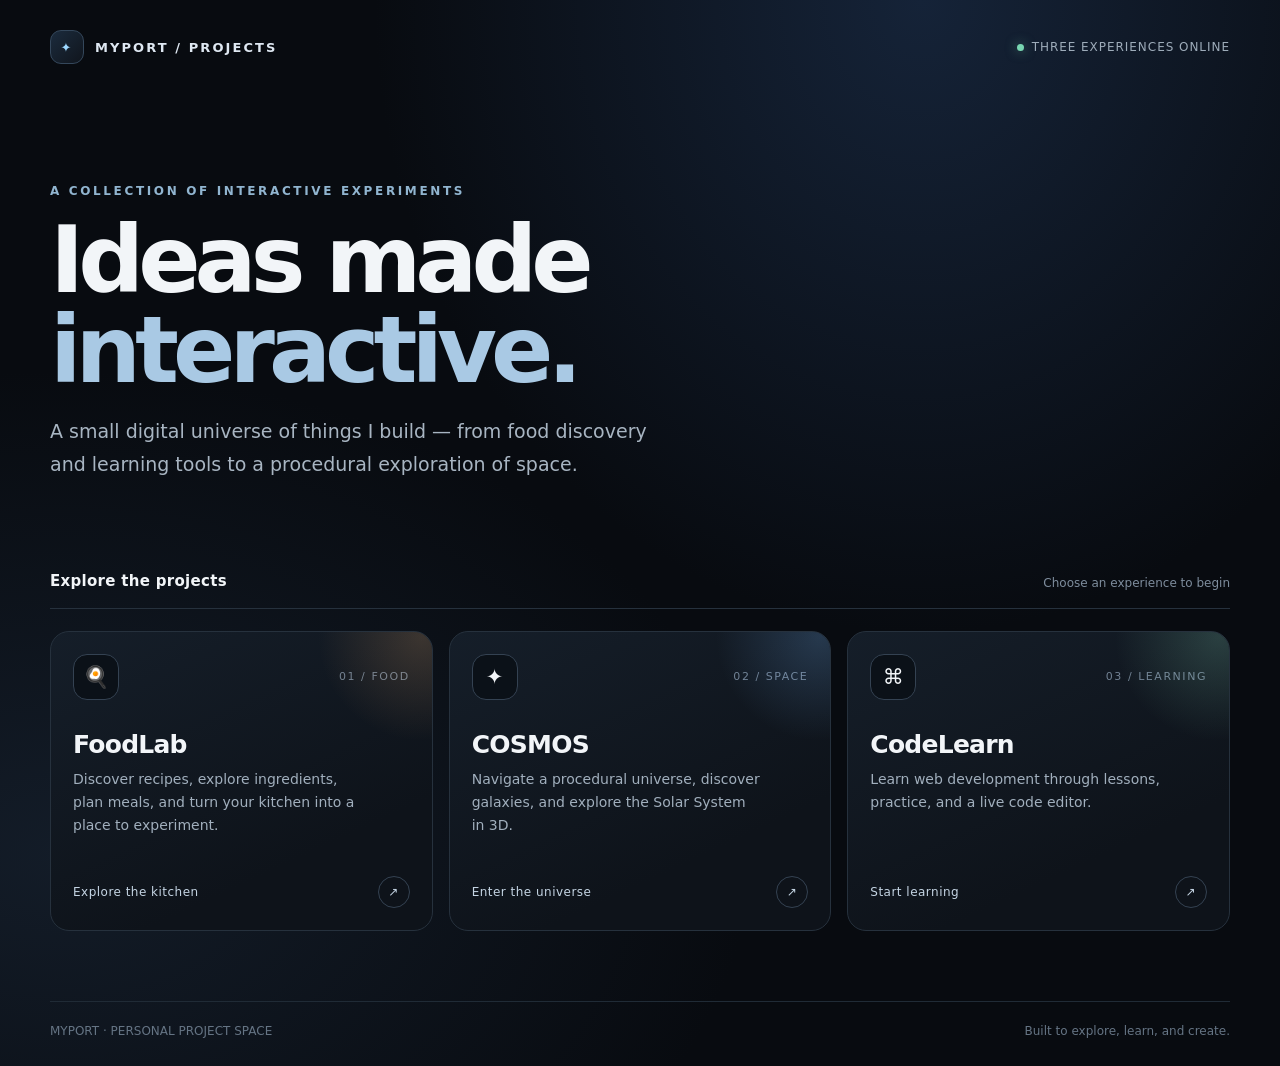
<file: index.html>
<!DOCTYPE html>
<html lang="en">
<head>
    <meta charset="UTF-8">
    <meta http-equiv="refresh" content="0; url=MYPORTFOLIO/">
    <title>My Portfolio</title>
    <script>
        window.location.replace("MYPORTFOLIO/");
    </script>
</head>
<body>
    <p>Redirecting to my portfolio...</p>
</body>
</html>
</file>
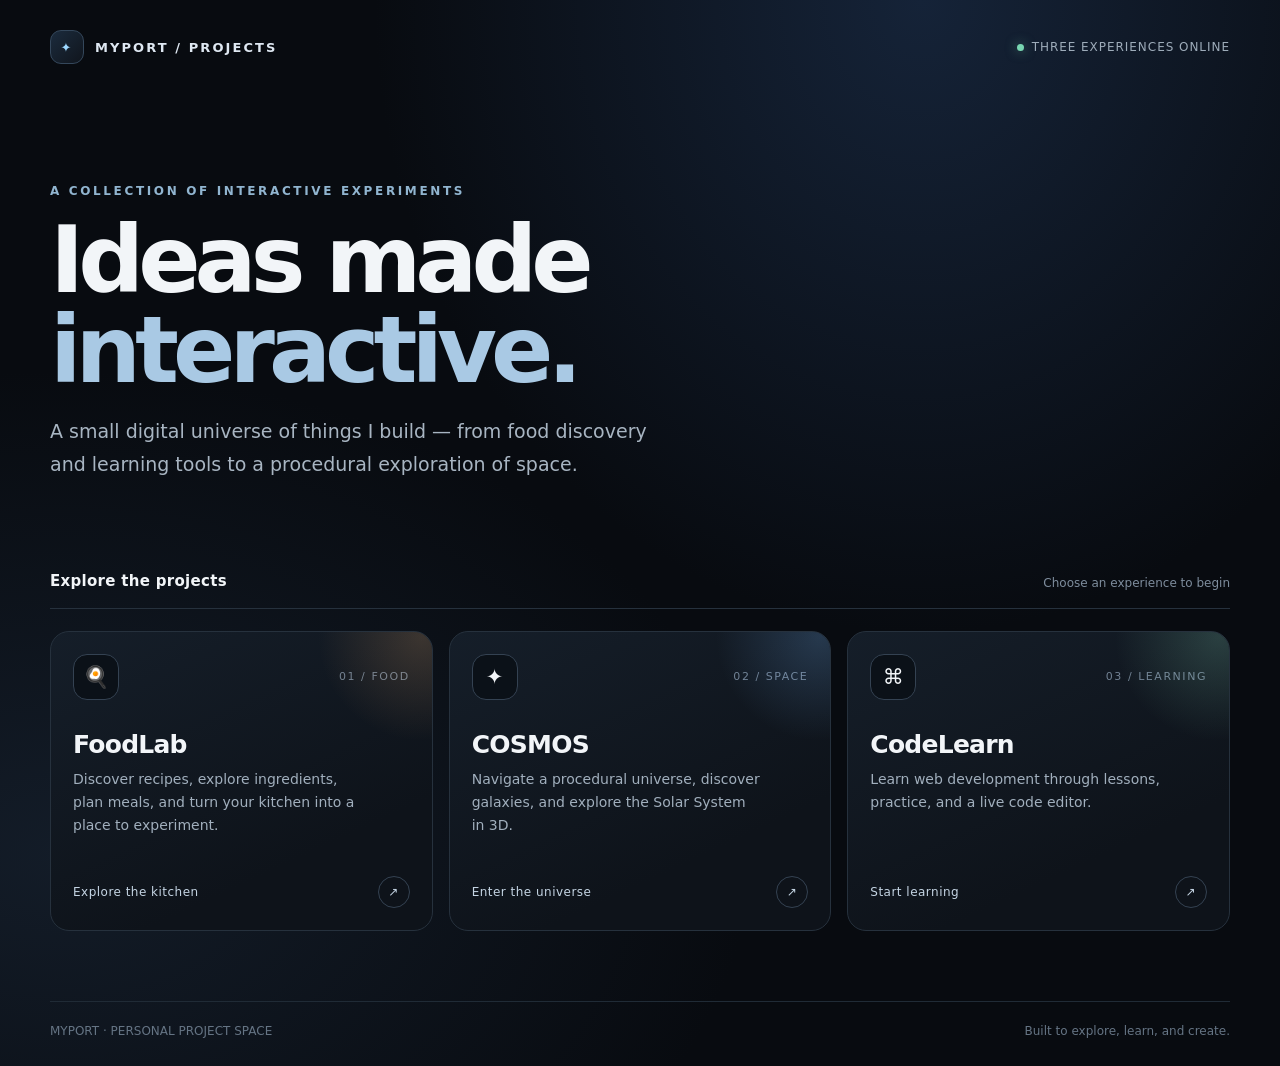
<file: MYPORTFOLIO/index.html>
<!DOCTYPE html>
<html lang="en">
<head>
  <meta charset="UTF-8">
  <meta name="viewport" content="width=device-width, initial-scale=1.0">
  <meta name="description" content="A personal digital portfolio of interactive experiments, learning tools, and creative projects.">
  <title>MyPort — Digital Universe</title>
  <style>
    :root { color-scheme: dark; --bg:#080b10; --surface:#111720; --line:#26313d; --text:#f2f5f8; --muted:#9aa7b5; --accent:#9dd8ff; }
    * { box-sizing:border-box; }
    html { scroll-behavior:smooth; }
    body { margin:0; min-height:100vh; font-family:Inter, ui-sans-serif, system-ui, -apple-system, "Segoe UI", sans-serif; color:var(--text); background:radial-gradient(ellipse at 72% 0%, #152338 0%, transparent 42%), radial-gradient(ellipse at 5% 80%, #131c28 0%, transparent 40%), var(--bg); }
    a { color:inherit; }
    .shell { width:min(1180px, calc(100% - 44px)); margin:auto; }
    header { padding:30px 0 0; display:flex; align-items:center; justify-content:space-between; gap:20px; }
    .brand { display:flex; align-items:center; gap:11px; font-size:13px; letter-spacing:.16em; font-weight:800; text-transform:uppercase; color:#dfe8f2; }
    .brand-mark { width:34px; height:34px; border:1px solid #34475b; border-radius:11px; display:grid; place-items:center; background:linear-gradient(135deg,#1b2b3d,#10151d); color:var(--accent); }
    .status { display:flex; align-items:center; gap:8px; color:#9eacba; font-size:12px; letter-spacing:.08em; text-transform:uppercase; }
    .status-dot { width:7px; height:7px; border-radius:50%; background:#78d6b1; box-shadow:0 0 12px #78d6b188; }
    .hero { padding:clamp(70px,12vh,130px) 0 48px; max-width:840px; }
    .eyebrow { color:#91b5d0; font-size:12px; letter-spacing:.22em; text-transform:uppercase; font-weight:700; }
    h1 { margin:18px 0 18px; font-size:clamp(46px,8vw,92px); line-height:.98; letter-spacing:-.065em; font-weight:650; }
    h1 span { color:#a9c9e4; }
    .intro { max-width:600px; font-size:clamp(16px,2vw,19px); line-height:1.7; color:#a8b5c2; }
    .section-heading { display:flex; align-items:end; justify-content:space-between; gap:20px; padding:25px 0 18px; border-bottom:1px solid #26313d; }
    .section-heading h2 { margin:0; font-size:15px; font-weight:650; letter-spacing:.02em; }
    .section-heading p { margin:0; color:#7e8d9d; font-size:12px; }
    .projects { display:grid; grid-template-columns:repeat(3,minmax(0,1fr)); gap:16px; padding:22px 0 70px; }
    .project { position:relative; min-height:300px; padding:22px; overflow:hidden; border:1px solid #26313d; border-radius:19px; background:linear-gradient(155deg,#151e29 0%,#0e131a 72%); text-decoration:none; transition:transform .25s ease,border-color .25s ease,background .25s ease; display:flex; flex-direction:column; }
    .project:hover { transform:translateY(-5px); border-color:#54708a; background:linear-gradient(155deg,#1a2838,#111720); }
    .project:focus-visible { outline:2px solid var(--accent); outline-offset:4px; }
    .project::after { content:""; position:absolute; width:210px; height:210px; border-radius:50%; right:-95px; top:-100px; background:radial-gradient(circle, var(--glow),transparent 70%); pointer-events:none; opacity:.6; }
    .project.food { --glow:#e4a76b55; }
    .project.cosmos { --glow:#79baff55; }
    .project.learn { --glow:#8cdbbd55; }
    .project-top { display:flex; justify-content:space-between; align-items:center; }
    .project-icon { width:46px; height:46px; display:grid; place-items:center; border:1px solid #344252; border-radius:14px; background:#0b1118; font-size:21px; }
    .project-number { color:#718193; font-size:11px; letter-spacing:.14em; }
    .project h3 { margin:30px 0 9px; font-size:25px; letter-spacing:-.03em; }
    .project p { margin:0; color:#a1afbd; font-size:14px; line-height:1.65; max-width:290px; }
    .project-bottom { display:flex; align-items:center; justify-content:space-between; margin-top:auto; padding-top:25px; color:#c5d5e4; font-size:12px; letter-spacing:.04em; }
    .arrow { width:32px; height:32px; display:grid; place-items:center; border:1px solid #344252; border-radius:50%; transition:transform .2s ease; }
    .project:hover .arrow { transform:translateX(3px); }
    footer { border-top:1px solid #202b36; padding:22px 0 28px; color:#657484; display:flex; justify-content:space-between; gap:20px; font-size:12px; }
    @media(max-width:800px) { .projects { grid-template-columns:1fr; } .project { min-height:230px; } .hero { padding-top:70px; } }
    @media(max-width:520px) { .shell { width:calc(100% - 30px); } header { padding-top:20px; } .status { font-size:10px; } .section-heading { align-items:start; flex-direction:column; } footer { flex-direction:column; } }
    @media(prefers-reduced-motion:reduce) { *,*::before,*::after { transition:none!important; scroll-behavior:auto!important; } }
  </style>
</head>
<body>
  <div class="shell">
    <header>
      <div class="brand"><span class="brand-mark">✦</span> MYPORT / PROJECTS</div>
      <div class="status"><span class="status-dot"></span> Three experiences online</div>
    </header>
    <main>
      <section class="hero">
        <p class="eyebrow">A collection of interactive experiments</p>
        <h1>Ideas made<br><span>interactive.</span></h1>
        <p class="intro">A small digital universe of things I build — from food discovery and learning tools to a procedural exploration of space.</p>
      </section>
      <section aria-labelledby="projects-title">
        <div class="section-heading">
          <h2 id="projects-title">Explore the projects</h2>
          <p>Choose an experience to begin</p>
        </div>
        <div class="projects">
          <a class="project food" href="FoodLab/index.html">
            <div class="project-top"><span class="project-icon">🍳</span><span class="project-number">01 / FOOD</span></div>
            <h3>FoodLab</h3>
            <p>Discover recipes, explore ingredients, plan meals, and turn your kitchen into a place to experiment.</p>
            <div class="project-bottom"><span>Explore the kitchen</span><span class="arrow">↗</span></div>
          </a>
          <a class="project cosmos" href="COSMOS-Universe-Simulator/index.html">
            <div class="project-top"><span class="project-icon">✦</span><span class="project-number">02 / SPACE</span></div>
            <h3>COSMOS</h3>
            <p>Navigate a procedural universe, discover galaxies, and explore the Solar System in 3D.</p>
            <div class="project-bottom"><span>Enter the universe</span><span class="arrow">↗</span></div>
          </a>
          <a class="project learn" href="ELearn/index.html">
            <div class="project-top"><span class="project-icon">⌘</span><span class="project-number">03 / LEARNING</span></div>
            <h3>CodeLearn</h3>
            <p>Learn web development through lessons, practice, and a live code editor.</p>
            <div class="project-bottom"><span>Start learning</span><span class="arrow">↗</span></div>
          </a>
        </div>
      </section>
    </main>
    <footer><span>MYPORT · PERSONAL PROJECT SPACE</span><span>Built to explore, learn, and create.</span></footer>
  </div>
</body>
</html>
</file>
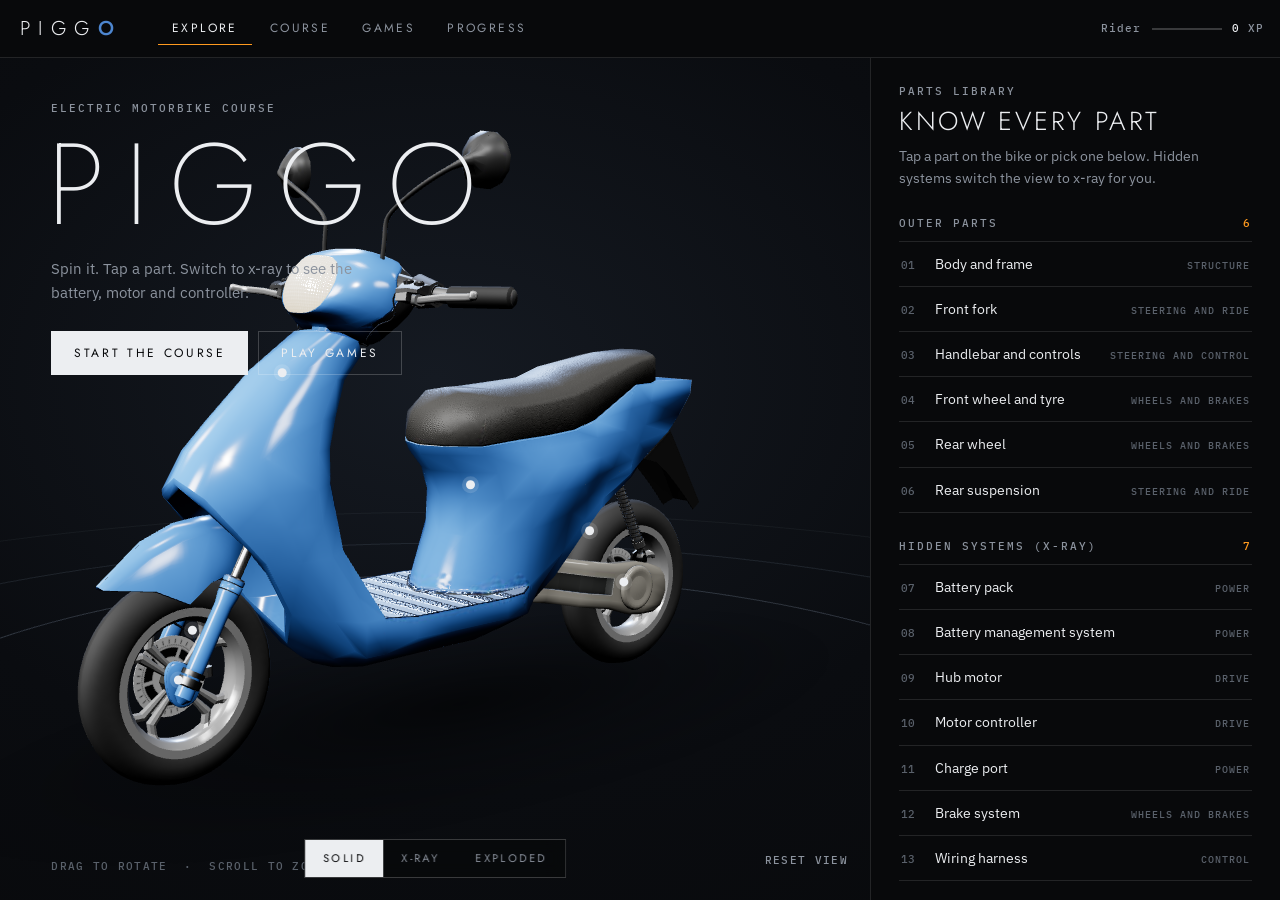
<file: piggo-electric/index.html>
<!doctype html><html><head><meta charset=utf8><meta name=viewport content="width=device-width,initial-scale=1,viewport-fit=cover"><style>:root{color-scheme:light;box-sizing:border-box;padding-top:env(safe-area-inset-top,0px);padding-bottom:env(safe-area-inset-bottom,0px)}html{scroll-padding-top:env(safe-area-inset-top,0px)}body{margin:0;padding:0;font:14px -apple-system,BlinkMacSystemFont,sans-serif;background:#fff;color:#000}img{max-width:100%}[hidden]:not([hidden=until-found i]){display:none!important}</style></head><body>
<title>Piggo Electric Course</title>
<meta name="claude:viewport-fit-sides" content="cover">
<link rel="preconnect" href="https://fonts.googleapis.com">
<link rel="preconnect" href="https://fonts.gstatic.com" crossorigin>
<link rel="stylesheet" href="https://fonts.googleapis.com/css2?family=IBM+Plex+Mono:wght@400;500&family=IBM+Plex+Sans:wght@400;500&family=Jost:wght@200;300;400;500&display=swap">
<style>
/* Layout concept: a dark showroom. One persistent 3D stage with hairline UI around it; lessons and games borrow the stage or take the whole page. */
:root{
  --bg:#08090b; --bg2:#0e1013; --bg3:#15181d;
  --fg:#eceef1; --mut:#8c939e; --dim:#5a616b;
  --line:rgba(255,255,255,.11); --line2:rgba(255,255,255,.2);
  --accent:#ff9a1f; --accent-soft:rgba(255,154,31,.14);
  --paint:#4d86d0; --ok:#5fd08a; --bad:#ff6a5e;
  --display:'Jost','Futura','Century Gothic',sans-serif;
  --body:'IBM Plex Sans','Segoe UI',system-ui,sans-serif;
  --mono:'IBM Plex Mono',ui-monospace,Menlo,monospace;
  --top:58px; --side:410px;
  color-scheme:dark;
}
*{box-sizing:border-box}
html,body{height:100%}
body{margin:0;background:var(--bg);color:var(--fg);font:15px/1.6 var(--body);display:flex;flex-direction:column;overflow-x:hidden;padding-left:max(0px,env(safe-area-inset-left,0px));padding-right:max(0px,env(safe-area-inset-right,0px))}
button{font:inherit;color:inherit;background:none;border:0;cursor:pointer;padding:0}
button:focus-visible,a:focus-visible{outline:2px solid var(--accent);outline-offset:3px}
h1,h2,h3,p{margin:0}
h1,h2,h3{text-wrap:balance}
.eyebrow{font:500 11px/1 var(--mono);letter-spacing:.18em;text-transform:uppercase;color:var(--mut)}
.display{font-family:var(--display);font-weight:300;text-transform:uppercase;letter-spacing:.14em}

/* top bar */
.top{height:var(--top);flex:none;display:flex;align-items:center;gap:24px;padding-inline:max(16px,env(safe-area-inset-left,0px)) max(16px,env(safe-area-inset-right,0px));border-bottom:1px solid var(--line);background:var(--bg);position:relative;z-index:20}
.logo{font:300 20px/1 var(--display);letter-spacing:.42em;text-transform:uppercase;padding-left:.2em}
.logo b{font-weight:500;color:var(--paint)}
.nav{display:flex;gap:4px;margin-left:12px;min-width:0}
.nav a{font:400 12px/1 var(--display);letter-spacing:.2em;text-transform:uppercase;color:var(--mut);text-decoration:none;padding:10px 14px;border-bottom:1px solid transparent;white-space:nowrap}
.nav a:hover{color:var(--fg)}
.nav a[aria-current=page]{color:var(--fg);border-bottom-color:var(--accent)}
.xpchip{margin-left:auto;display:flex;align-items:center;gap:10px;font:500 11px/1 var(--mono);letter-spacing:.1em;color:var(--mut);white-space:nowrap}
.xpchip .bar{width:70px;height:2px;background:var(--line2);position:relative}
.xpchip .bar i{position:absolute;inset:0 auto 0 0;background:var(--accent);width:0;transition:width .6s}
.xpchip strong{color:var(--fg);font-weight:500}

/* app */
#app{flex:1;min-height:0;display:grid;grid-template-columns:minmax(0,1fr) var(--side);grid-template-rows:minmax(0,1fr)}
#app[data-view=page]{display:block;overflow-y:auto}
#app[data-view=page] #stageWrap,#app[data-view=page] #side{display:none}
#app:not([data-view=page]) #page{display:none}
#stageWrap{position:relative;min-width:0;min-height:0;background:radial-gradient(120% 90% at 50% 38%,#151a22 0%,#0a0c10 55%,#08090b 100%);overflow:hidden}
#cv{position:absolute;inset:0;width:100%;height:100%;display:block;touch-action:none;cursor:grab}
#side{border-left:1px solid var(--line);background:var(--bg);overflow-y:auto;min-height:0;display:flex;flex-direction:column}
.pad{padding:28px 28px 36px}

/* hero overlay */
.hero{position:absolute;left:clamp(20px,4vw,56px);top:clamp(20px,5vh,56px);z-index:3;pointer-events:none;max-width:min(560px,70%);transition:opacity .5s,transform .5s}
.hero.off{opacity:0;transform:translateY(-10px)}
.hero h1{font:200 clamp(54px,9vw,128px)/.95 var(--display);letter-spacing:.18em;text-transform:uppercase;margin:16px 0 18px -.04em}
.hero p{color:var(--mut);max-width:34ch;font-size:15px}
.hero .cta{display:flex;gap:10px;margin-top:26px;flex-wrap:wrap;pointer-events:auto}
.btn{display:inline-flex;align-items:center;gap:10px;font:400 12px/1 var(--display);letter-spacing:.22em;text-transform:uppercase;padding:15px 22px;border:1px solid var(--line2);color:var(--fg);text-decoration:none;transition:background .2s,color .2s,border-color .2s}
.btn:hover{border-color:var(--fg)}
.btn.pri{background:var(--fg);color:var(--bg);border-color:var(--fg)}
.btn.pri:hover{background:transparent;color:var(--fg)}
.btn.sm{padding:11px 16px;font-size:11px}
.btn[disabled]{opacity:.35;pointer-events:none}

/* stage controls */
.modes{position:absolute;left:50%;bottom:22px;transform:translateX(-50%);z-index:4;display:flex;border:1px solid var(--line2);background:rgba(8,9,11,.72);backdrop-filter:blur(8px)}
.modes button{white-space:nowrap;font:400 11px/1 var(--display);letter-spacing:.22em;text-transform:uppercase;padding:13px 18px;color:var(--mut);transition:color .2s,background .2s}
.modes button:hover{color:var(--fg)}
.modes button[aria-pressed=true]{color:var(--bg);background:var(--fg)}
.modes button[data-m=xray][aria-pressed=true]{background:var(--accent)}
.reset{position:absolute;right:18px;bottom:22px;z-index:4;font:500 11px/1 var(--mono);letter-spacing:.12em;text-transform:uppercase;color:var(--mut);padding:12px 4px}
.reset:hover{color:var(--fg)}
.hint{position:absolute;left:clamp(20px,4vw,56px);bottom:26px;z-index:3;font:500 11px/1.4 var(--mono);letter-spacing:.12em;text-transform:uppercase;color:var(--dim);pointer-events:none}
#hot{position:absolute;inset:0;z-index:3;pointer-events:none}
.dot{position:absolute;left:0;top:0;width:28px;height:28px;margin:-14px 0 0 -14px;pointer-events:auto;display:grid;place-items:center;opacity:0;transition:opacity .3s}
.dot.on{opacity:1}
.dot::before{content:"";width:9px;height:9px;border-radius:50%;background:var(--fg);box-shadow:0 0 0 4px rgba(255,255,255,.14);transition:transform .2s,background .2s}
.dot.hid::before{background:var(--accent);box-shadow:0 0 0 4px var(--accent-soft)}
.dot:hover::before,.dot.sel::before{transform:scale(1.5)}
.dot.sel::before{background:var(--accent)}
.dot .lbl{position:absolute;left:22px;top:50%;transform:translateY(-50%);white-space:nowrap;font:500 11px/1 var(--mono);letter-spacing:.1em;text-transform:uppercase;background:rgba(8,9,11,.85);padding:6px 9px;border:1px solid var(--line2);opacity:0;pointer-events:none;transition:opacity .15s}
.dot:hover .lbl,.dot.sel .lbl,.dot.tip .lbl{opacity:1}

/* side content */
.sec-title{font:300 26px/1.15 var(--display);letter-spacing:.1em;text-transform:uppercase;margin:10px 0 8px}
.lead{color:var(--mut);font-size:14px}
.group{margin-top:28px}
.group h3{font:500 11px/1 var(--mono);letter-spacing:.18em;text-transform:uppercase;color:var(--mut);padding-bottom:12px;border-bottom:1px solid var(--line);display:flex;justify-content:space-between}
.group h3 span:last-child{color:var(--accent)}
.plist{list-style:none;margin:0;padding:0}
.plist button{width:100%;display:grid;grid-template-columns:28px 1fr auto;align-items:baseline;gap:6px;text-align:left;padding:13px 2px;border-bottom:1px solid var(--line);transition:padding .2s,color .2s}
.plist button:hover{padding-left:8px}
.plist .n{font:500 11px/1 var(--mono);color:var(--dim)}
.plist .t{font:400 14px/1.3 var(--body)}
.plist .s{font:500 10px/1 var(--mono);letter-spacing:.1em;text-transform:uppercase;color:var(--dim)}
.plist button.hover{color:var(--accent)}
.back{font:500 11px/1 var(--mono);letter-spacing:.14em;text-transform:uppercase;color:var(--mut);display:flex;width:max-content;gap:8px;padding:4px 0 18px;text-decoration:none}
.back:hover{color:var(--fg)}
.sys{display:inline-block;font:500 10px/1 var(--mono);letter-spacing:.16em;text-transform:uppercase;padding:6px 8px;border:1px solid var(--line2);color:var(--mut);margin-bottom:14px}
.sys.hid{border-color:var(--accent);color:var(--accent)}
.detail h2{font:300 32px/1.1 var(--display);letter-spacing:.08em;text-transform:uppercase;margin-bottom:12px}
.detail .short{font-size:16px;color:var(--fg);margin-bottom:22px}
.detail h4{font:500 11px/1 var(--mono);letter-spacing:.18em;text-transform:uppercase;color:var(--mut);margin:26px 0 10px;padding-top:18px;border-top:1px solid var(--line)}
.detail p{color:#c4c9d1;max-width:60ch}
.detail ul{margin:0;padding:0;list-style:none;display:grid;gap:10px}
.detail li{color:#c4c9d1;padding-left:18px;position:relative}
.detail li::before{content:"";position:absolute;left:0;top:.7em;width:8px;height:1px;background:var(--accent)}
dl.facts{margin:0;display:grid;grid-template-columns:auto 1fr;gap:0}
dl.facts dt,dl.facts dd{margin:0;padding:10px 0;border-bottom:1px solid var(--line);font-size:13px}
dl.facts dt{font:500 11px/1.6 var(--mono);letter-spacing:.1em;text-transform:uppercase;color:var(--mut);padding-right:18px}
dl.facts dd{text-align:right}
.watch{margin-top:24px;padding:14px 16px;background:var(--accent-soft);border-left:2px solid var(--accent);font-size:13px;color:var(--fg)}
.watch b{display:block;font:500 10px/1 var(--mono);letter-spacing:.16em;text-transform:uppercase;color:var(--accent);margin-bottom:8px}
.row{display:flex;gap:10px;flex-wrap:wrap;margin-top:26px}

/* lesson */
.steps{display:flex;gap:6px;margin:6px 0 24px}
.steps i{flex:1;height:2px;background:var(--line2)}
.steps i.on{background:var(--accent)}
.steps i.done{background:var(--fg)}
.lesson h2{font:300 28px/1.15 var(--display);letter-spacing:.09em;text-transform:uppercase;margin-bottom:16px}
.lesson p{color:#c4c9d1;margin-bottom:14px;max-width:56ch}
.chips{display:flex;gap:6px;flex-wrap:wrap;margin-top:18px}
.chip{font:500 10px/1 var(--mono);letter-spacing:.12em;text-transform:uppercase;padding:7px 9px;border:1px solid var(--line2);color:var(--mut)}
.chip.hid{border-color:var(--accent);color:var(--accent)}
.nav2{display:flex;justify-content:space-between;gap:10px;margin-top:32px}

/* quiz */
.qwrap{max-width:62ch}
.q{font:300 22px/1.35 var(--display);letter-spacing:.04em;margin:14px 0 22px}
.opts{display:grid;gap:8px}
.opt{display:flex;gap:14px;text-align:left;padding:15px 16px;border:1px solid var(--line2);transition:border-color .2s,background .2s;font-size:15px}
.opt:hover:not([disabled]){border-color:var(--fg);background:var(--bg3)}
.opt .k{font:500 11px/1.7 var(--mono);color:var(--dim)}
.opt.right{border-color:var(--ok);background:rgba(95,208,138,.1)}
.opt.wrong{border-color:var(--bad);background:rgba(255,106,94,.1)}
.why{margin-top:16px;color:var(--mut);font-size:14px;min-height:3em}

/* pages */
#page{min-height:100%}
.wrap{max-width:1180px;margin:0 auto;padding:clamp(28px,6vw,64px) max(16px,env(safe-area-inset-left,0px)) 80px max(16px,env(safe-area-inset-left,0px))}
.page-head{display:grid;gap:12px;margin-bottom:44px;max-width:60ch}
.page-head h1{font:200 clamp(38px,6vw,72px)/1 var(--display);letter-spacing:.14em;text-transform:uppercase}
.cards{display:grid;grid-template-columns:repeat(auto-fill,minmax(min(100%,270px),1fr));gap:1px;background:var(--line);border:1px solid var(--line)}
.card{background:var(--bg);padding:26px 24px 24px;display:flex;flex-direction:column;gap:12px;text-align:left;min-width:0;transition:background .25s;position:relative}
.card:hover{background:var(--bg2)}
.card .no{font:500 11px/1 var(--mono);letter-spacing:.16em;color:var(--dim)}
.card h3{font:300 21px/1.2 var(--display);letter-spacing:.09em;text-transform:uppercase}
.card p{color:var(--mut);font-size:14px;flex:1}
.card .meta{display:flex;justify-content:space-between;align-items:center;font:500 11px/1 var(--mono);letter-spacing:.1em;text-transform:uppercase;color:var(--mut);padding-top:14px;border-top:1px solid var(--line)}
.card .meta .ok{color:var(--ok)}
.card .meta .go{color:var(--accent)}

/* games */
.gwrap{max-width:760px;margin:0 auto;padding:clamp(24px,5vw,56px) max(16px,env(safe-area-inset-left,0px)) 80px}
.hud{display:flex;justify-content:space-between;align-items:baseline;gap:16px;font:500 12px/1 var(--mono);letter-spacing:.12em;text-transform:uppercase;color:var(--mut);padding-bottom:16px;border-bottom:1px solid var(--line);margin-bottom:26px;flex-wrap:wrap}
.hud b{color:var(--fg);font-weight:500;font-variant-numeric:tabular-nums}
.timer{height:2px;background:var(--line2);margin:-27px 0 26px;position:relative}
.timer i{position:absolute;inset:0 auto 0 0;background:var(--accent);width:100%}
.big{font:200 clamp(56px,12vw,120px)/1 var(--display);letter-spacing:.06em;font-variant-numeric:tabular-nums}
.res{display:grid;gap:18px;justify-items:start}
.res .stat{display:flex;gap:30px;flex-wrap:wrap}
.res .stat div{display:grid;gap:6px}
.res .stat span{font:500 11px/1 var(--mono);letter-spacing:.14em;text-transform:uppercase;color:var(--mut)}
.res .stat b{font:300 28px/1 var(--display);letter-spacing:.06em}
.mgrid{display:grid;grid-template-columns:1fr 1fr;gap:14px}
.mgrid .col{display:grid;gap:8px;align-content:start}
.tile{padding:14px 14px;border:1px solid var(--line2);text-align:left;font-size:14px;line-height:1.35;min-height:56px;display:flex;align-items:center;transition:border-color .2s,background .2s,opacity .3s}
.tile:hover:not([disabled]){border-color:var(--fg)}
.tile.sel{border-color:var(--accent);background:var(--accent-soft)}
.tile.done{border-color:var(--ok);background:rgba(95,208,138,.08);opacity:.55;pointer-events:none}
.tile.shake,.opt.shake{animation:shake .35s}
@keyframes shake{25%{transform:translateX(-5px)}75%{transform:translateX(5px)}}
.pathlist{display:grid;gap:8px;margin-top:22px}
.slot{display:grid;grid-template-columns:34px 1fr;gap:12px;align-items:baseline;padding:13px 14px;border:1px dashed var(--line2);min-height:58px;color:var(--dim);font:500 11px/1.5 var(--mono);letter-spacing:.1em;text-transform:uppercase}
.slot.filled{border:1px solid var(--ok);color:var(--fg);background:rgba(95,208,138,.07);text-transform:none;font:400 14px/1.4 var(--body)}
.slot.filled b{display:block;font:400 14px/1.4 var(--display);letter-spacing:.14em;text-transform:uppercase}
.slot.filled span{color:var(--mut);font-size:13px}
.toast{position:fixed;left:50%;bottom:max(24px,env(safe-area-inset-bottom,0px));transform:translate(-50%,20px);background:var(--fg);color:var(--bg);padding:12px 18px;font:500 12px/1 var(--mono);letter-spacing:.1em;text-transform:uppercase;opacity:0;pointer-events:none;transition:.3s;z-index:50}
.toast.on{opacity:1;transform:translate(-50%,0)}
.loading{position:absolute;inset:0;display:grid;place-items:center;z-index:6;background:var(--bg);transition:opacity .6s}
.loading.off{opacity:0;pointer-events:none}
.loading span{font:300 13px/1 var(--display);letter-spacing:.5em;text-transform:uppercase;color:var(--mut);animation:pulse 1.4s infinite}
@keyframes pulse{50%{opacity:.35}}
.banner{position:absolute;left:50%;top:18px;transform:translateX(-50%);z-index:5;font:500 12px/1 var(--mono);letter-spacing:.14em;text-transform:uppercase;padding:10px 14px;background:rgba(8,9,11,.85);border:1px solid var(--line2);opacity:0;transition:opacity .3s;pointer-events:none;max-width:90%;text-align:center}
.banner.on{opacity:1}
.banner.ok{border-color:var(--ok);color:var(--ok)}
.banner.bad{border-color:var(--bad);color:var(--bad)}
.lvl{display:grid;gap:10px;margin:0 0 40px}
.lvl .bigbar{height:3px;background:var(--line2);position:relative}
.lvl .bigbar i{position:absolute;inset:0 auto 0 0;background:var(--accent)}
table.t{width:100%;border-collapse:collapse;font-size:14px}
table.t td,table.t th{padding:13px 8px;border-bottom:1px solid var(--line);text-align:left}
table.t th{font:500 11px/1 var(--mono);letter-spacing:.14em;text-transform:uppercase;color:var(--mut)}
.tscroll{overflow-x:auto}

@media (max-width:860px){
  :root{--top:54px}
  .top{gap:10px}
  .logo{font-size:15px;letter-spacing:.3em}
  .nav{margin-left:0;overflow-x:auto;scrollbar-width:none;flex:1}
  .nav a{padding:10px 8px;font-size:11px;letter-spacing:.14em}
  .xpchip .bar,.xpchip .lvlname{display:none}
  #app:not([data-view=page]){display:block;overflow-y:auto}
  #stageWrap{height:min(50svh,430px);position:sticky;top:0;z-index:5}
  #side{border-left:0;border-top:1px solid var(--line);overflow:visible}
  .pad{padding:22px 16px 40px}
  .hero{max-width:90%;top:16px}
  .hero h1{font-size:clamp(40px,13vw,64px);margin:12px 0 0 -.04em}
  .hero p,.hero .cta{display:none}
  .hint{display:none}
  .modes{bottom:14px}
  .modes button{padding:12px 11px;letter-spacing:.12em}
  .reset{display:none}
  .mgrid{grid-template-columns:1fr}
}
@media (prefers-reduced-motion:reduce){*{animation:none!important;transition:none!important}}
</style>

<header class="top">
  <a class="logo" href="#explore" style="color:inherit;text-decoration:none">PIGG<b>O</b></a>
  <nav class="nav" id="nav" aria-label="Sections">
    <a href="#explore" data-k="explore">Explore</a>
    <a href="#course" data-k="course">Course</a>
    <a href="#games" data-k="games">Games</a>
    <a href="#progress" data-k="progress">Progress</a>
  </nav>
  <div class="xpchip" aria-live="polite"><span class="lvlname" id="lvlName">Rider</span><div class="bar"><i id="xpBar"></i></div><span><strong id="xpNum">0</strong> XP</span></div>
</header>

<div id="app" data-view="explore">
  <div id="stageWrap">
    <canvas id="cv" aria-label="Interactive 3D model of the Piggo electric motorbike. Drag to rotate, scroll to zoom."></canvas>
    <div class="loading" id="loading"><span>Loading Piggo</span></div>
    <div class="hero" id="hero">
      <div class="eyebrow">Electric motorbike course</div>
      <h1>Piggo</h1>
      <p>Spin it. Tap a part. Switch to x-ray to see the battery, motor and controller.</p>
      <div class="cta"><a class="btn pri" href="#lesson-m1">Start the course</a><a class="btn" href="#games">Play games</a></div>
    </div>
    <div class="banner" id="banner"></div>
    <div id="hot"></div>
    <div class="hint" id="hint">Drag to rotate &nbsp;&middot;&nbsp; Scroll to zoom</div>
    <div class="modes" id="modes" role="group" aria-label="View mode">
      <button data-m="solid" aria-pressed="true">Solid</button>
      <button data-m="xray" aria-pressed="false">X-ray</button>
      <button data-m="explode" aria-pressed="false">Exploded</button>
    </div>
    <button class="reset" id="reset">Reset view</button>
  </div>
  <aside id="side" aria-live="polite"></aside>
  <main id="page"></main>
</div>
<div class="toast" id="toast" role="status"></div>

<script type="module" src="./js/app.js"></script>

</body></html>
</file>
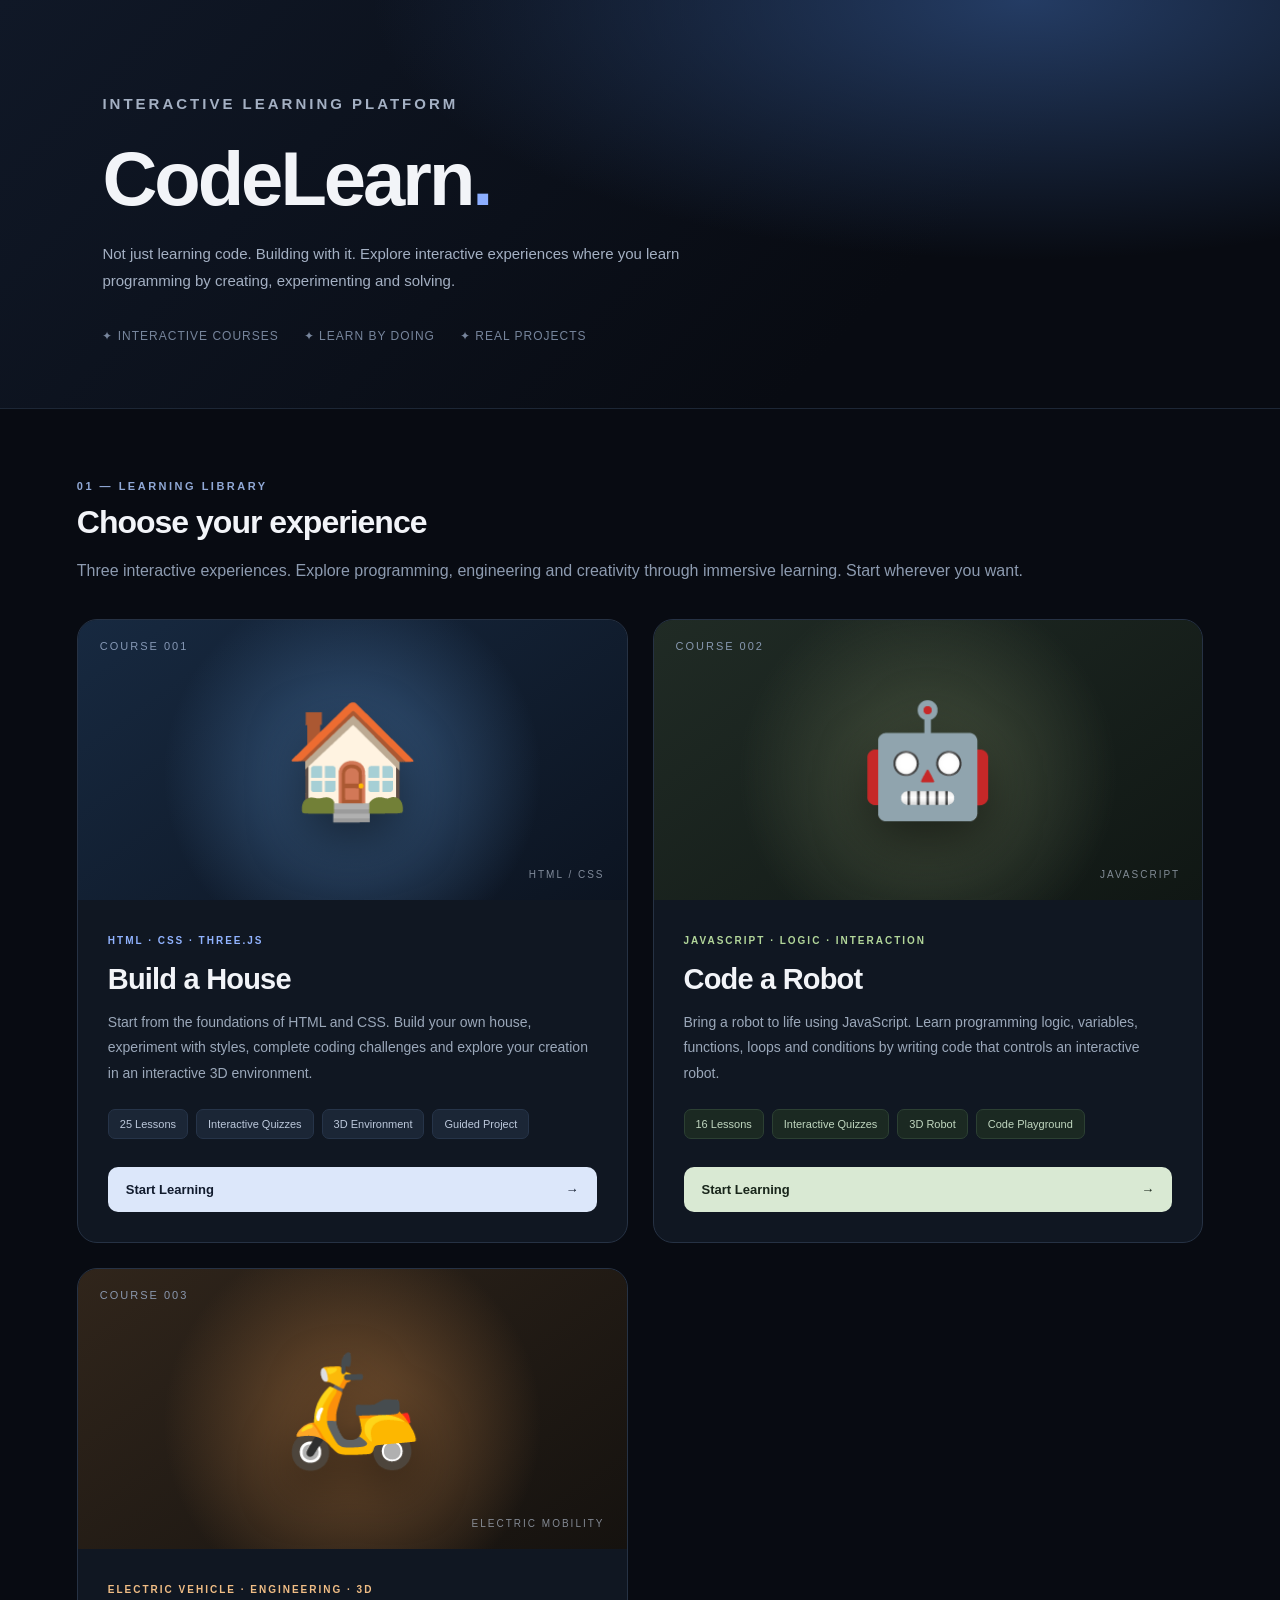
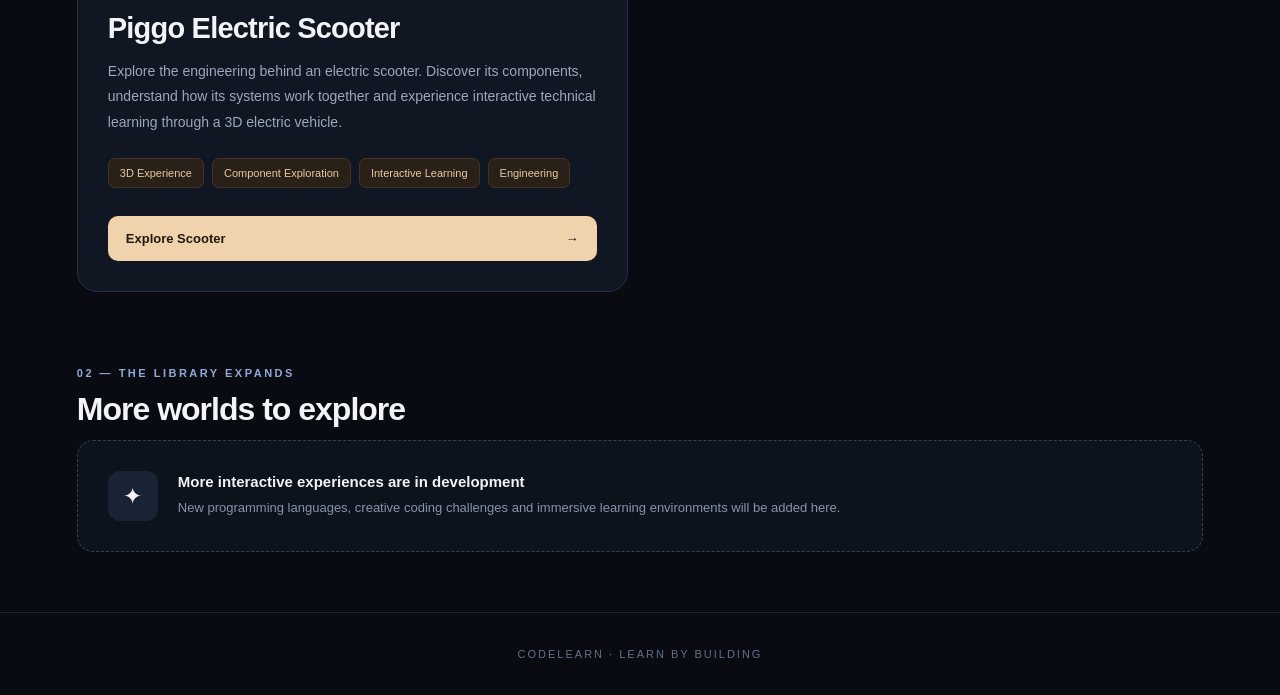
<file: MYPORTFOLIO/ELearn/index.html>
<!DOCTYPE html>
<html lang="en">
<head>
<meta charset="UTF-8">
<meta name="viewport" content="width=device-width, initial-scale=1.0">

<title>CodeLearn — Interactive Learning</title>

<link rel="stylesheet" href="../shared/shared.css">

<style>
* {
  box-sizing: border-box;
}

body {
  margin: 0;
  background: #080b12;
  color: #f2f4f8;
  font-family: Inter, Arial, sans-serif;
}

/* HEADER */

.learn-header {
  padding: 75px 8% 65px;
  background:
    radial-gradient(ellipse at 80% 0%, #243c64 0%, transparent 45%),
    linear-gradient(135deg, #101827, #080b12 70%);
  border-bottom: 1px solid #1d2736;
}

.eyebrow {
  color: #91a9d7;
  letter-spacing: 3px;
  font-size: 11px;
  font-weight: 700;
}

.learn-header h1 {
  font-size: clamp(44px, 7vw, 76px);
  margin: 18px 0;
  letter-spacing: -3px;
  font-weight: 800;
}

.learn-header h1 span {
  color: #8caeff;
}

.learn-header p {
  color: #a4b0c3;
  max-width: 600px;
  line-height: 1.8;
  font-size: 15px;
}

.header-meta {
  display: flex;
  gap: 25px;
  margin-top: 35px;
  color: #77859c;
  font-size: 12px;
  letter-spacing: 1px;
}

.header-meta span {
  display: flex;
  align-items: center;
  gap: 8px;
}

/* MAIN */

.learn-main {
  max-width: 1400px;
  margin: auto;
  padding: 60px 6%;
}

.section-label {
  color: #91a9d6;
  font-size: 11px;
  letter-spacing: 2.5px;
  font-weight: 700;
}

.section-title {
  font-size: 32px;
  margin: 12px 0;
  letter-spacing: -1px;
}

.section-description {
  color: #8d9bb0;
  margin-bottom: 35px;
  line-height: 1.7;
}

/* COURSE GRID */

.course-grid {
  display: grid;
  grid-template-columns: repeat(2, minmax(0, 1fr));
  gap: 25px;
}

.course-card {
  background: #101722;
  border: 1px solid #263244;
  border-radius: 20px;
  overflow: hidden;
  transition: transform .3s, border-color .3s, box-shadow .3s;
}

.course-card:hover {
  transform: translateY(-6px);
  border-color: #536b91;
  box-shadow: 0 20px 55px #0006;
}

/* COURSE VISUAL */

.course-visual {
  height: 280px;
  position: relative;
  overflow: hidden;
  display: flex;
  align-items: center;
  justify-content: center;
}

.house-visual {
  background:
    radial-gradient(circle at 50% 55%, #385b83 0%, transparent 60%),
    linear-gradient(145deg, #172940, #0c1421);
}

.robot-visual {
  background:
    radial-gradient(circle at 50% 55%, #46513d 0%, transparent 60%),
    linear-gradient(145deg, #202b25, #101714);
}

/* COURSE 03 — ELECTRIC SCOOTER */

.scooter-visual {
  background:
    radial-gradient(circle at 50% 55%, #795330 0%, transparent 60%),
    linear-gradient(145deg, #30251b, #15120f);
}

.scooter-card .course-tag {
  color: #f0bd85;
}

.scooter-card .course-details span {
  background: #292117;
  border-color: #443425;
  color: #e6c9a7;
}

.scooter-card .launch-button {
  background: #f0d3ad;
  color: #24180d;
}

.scooter-card .launch-button:hover {
  background: #ffffff;
}

.visual-number {
  position: absolute;
  top: 20px;
  left: 22px;
  font-size: 11px;
  letter-spacing: 2px;
  color: #a1b4d3;
  opacity: .8;
}

.visual-icon {
  font-size: 110px;
  filter: drop-shadow(0 20px 25px #0008);
  transition: transform .4s;
  user-select: none;
}

.course-card:hover .visual-icon {
  transform: scale(1.08);
}

.visual-bottom {
  position: absolute;
  bottom: 20px;
  right: 22px;
  font-size: 10px;
  letter-spacing: 2px;
  color: #bdc8d9;
  opacity: .65;
}

/* COURSE INFO */

.course-info {
  padding: 30px;
}

.course-tag {
  font-size: 10px;
  letter-spacing: 2px;
  font-weight: 700;
  color: #91b3ff;
}

.robot-card .course-tag {
  color: #b2d69a;
}

.course-info h3 {
  font-size: 29px;
  margin: 15px 0 12px;
  letter-spacing: -.8px;
}

.course-info p {
  color: #9ba8ba;
  line-height: 1.8;
  font-size: 14px;
  min-height: 76px;
}

/* COURSE DETAILS */

.course-details {
  display: flex;
  flex-wrap: wrap;
  gap: 8px;
  margin: 23px 0 28px;
}

.course-details span {
  padding: 8px 11px;
  border-radius: 7px;
  background: #1b2636;
  color: #bdc9dc;
  font-size: 11px;
  border: 1px solid #263449;
}

.robot-card .course-details span {
  background: #1b2922;
  border-color: #2c4033;
  color: #c1d7c0;
}

/* BUTTON */

.launch-button {
  display: flex;
  align-items: center;
  justify-content: space-between;
  width: 100%;
  padding: 15px 18px;
  border-radius: 10px;
  background: #dce7fa;
  color: #111b2d;
  font-weight: 800;
  font-size: 13px;
  text-decoration: none;
  transition: .25s;
}

.launch-button:hover {
  background: white;
  transform: translateY(-2px);
}

.robot-card .launch-button {
  background: #d9e9d3;
  color: #18251a;
}

.robot-card .launch-button:hover {
  background: white;
}

/* COMING SOON */

.coming-section {
  margin-top: 75px;
}

.coming-card {
  padding: 30px;
  border: 1px dashed #334156;
  border-radius: 16px;
  background: #0d131d;
  display: flex;
  align-items: center;
  gap: 20px;
}

.coming-icon {
  width: 50px;
  height: 50px;
  border-radius: 12px;
  background: #192336;
  display: flex;
  align-items: center;
  justify-content: center;
  font-size: 23px;
  flex-shrink: 0;
}

.coming-card h3 {
  margin: 0 0 8px;
  font-size: 15px;
}

.coming-card p {
  color: #8794a8;
  font-size: 13px;
  line-height: 1.6;
  margin: 0;
}

/* FOOTER */

.learn-footer {
  text-align: center;
  padding: 35px;
  color: #647187;
  font-size: 11px;
  letter-spacing: 2px;
  border-top: 1px solid #1c2634;
}

/* RESPONSIVE */

@media(max-width: 900px) {
  .course-grid {
    grid-template-columns: 1fr;
  }

  .course-visual {
    height: 260px;
  }

  .course-info p {
    min-height: auto;
  }
}

@media(max-width: 600px) {
  .learn-header {
    padding: 50px 7% 45px;
  }

  .learn-main {
    padding: 40px 5%;
  }

  .learn-header h1 {
    letter-spacing: -2px;
  }

  .section-title {
    font-size: 26px;
  }

  .course-info {
    padding: 24px;
  }

  .course-visual {
    height: 220px;
  }

  .visual-icon {
    font-size: 85px;
  }

  .header-meta {
    flex-wrap: wrap;
    gap: 15px;
  }

  .coming-card {
    padding: 22px;
    align-items: flex-start;
  }
}
</style>
</head>

<body>

<!-- HEADER -->

<header class="learn-header">

  <p class="eyebrow">INTERACTIVE LEARNING PLATFORM</p>

  <h1>CodeLearn<span>.</span></h1>

  <p>
    Not just learning code. Building with it.
    Explore interactive experiences where you learn
    programming by creating, experimenting and solving.
  </p>

  <div class="header-meta">
    <span>✦ INTERACTIVE COURSES</span>
    <span>✦ LEARN BY DOING</span>
    <span>✦ REAL PROJECTS</span>
  </div>

</header>

<!-- MAIN -->

<main class="learn-main">

  <section>

    <p class="section-label">01 — LEARNING LIBRARY</p>

    <h2 class="section-title">Choose your experience</h2>

    <p class="section-description">
      Three interactive experiences. Explore programming,
      engineering and creativity through immersive learning.
      Start wherever you want.
    </p>

    <div class="course-grid">

      <!-- COURSE 01 — BUILD A HOUSE -->

      <article class="course-card">

        <div class="course-visual house-visual">

          <span class="visual-number">COURSE 001</span>

          <div class="visual-icon">🏠</div>

          <span class="visual-bottom">
            HTML / CSS
          </span>

        </div>

        <div class="course-info">

          <span class="course-tag">
            HTML · CSS · THREE.JS
          </span>

          <h3>Build a House</h3>

          <p>
            Start from the foundations of HTML and CSS.
            Build your own house, experiment with styles,
            complete coding challenges and explore your
            creation in an interactive 3D environment.
          </p>

          <div class="course-details">
            <span>25 Lessons</span>
            <span>Interactive Quizzes</span>
            <span>3D Environment</span>
            <span>Guided Project</span>
          </div>

          <a
            class="launch-button"
            href="courses/build-a-house/index.html"
          >
            <span>Start Learning</span>
            <span>→</span>
          </a>

        </div>

      </article>

      <!-- COURSE 02 — CODE A ROBOT -->

      <article class="course-card robot-card">

        <div class="course-visual robot-visual">

          <span class="visual-number">COURSE 002</span>

          <div class="visual-icon">🤖</div>

          <span class="visual-bottom">
            JAVASCRIPT
          </span>

        </div>

        <div class="course-info">

          <span class="course-tag">
            JAVASCRIPT · LOGIC · INTERACTION
          </span>

          <h3>Code a Robot</h3>

          <p>
            Bring a robot to life using JavaScript.
            Learn programming logic, variables, functions,
            loops and conditions by writing code that
            controls an interactive robot.
          </p>

          <div class="course-details">
            <span>16 Lessons</span>
            <span>Interactive Quizzes</span>
            <span>3D Robot</span>
            <span>Code Playground</span>
          </div>

          <a
            class="launch-button"
            href="courses/code-a-robot/index.html"
          >
            <span>Start Learning</span>
            <span>→</span>
          </a>

        </div>

      </article>

      <!-- COURSE 03 — PIGGO ELECTRIC -->

      <article class="course-card scooter-card">

        <div class="course-visual scooter-visual">

          <span class="visual-number">COURSE 003</span>

          <div class="visual-icon">🛵</div>

          <span class="visual-bottom">
            ELECTRIC MOBILITY
          </span>

        </div>

        <div class="course-info">

          <span class="course-tag">
            ELECTRIC VEHICLE · ENGINEERING · 3D
          </span>

          <h3>Piggo Electric Scooter</h3>

          <p>
            Explore the engineering behind an electric scooter.
            Discover its components, understand how its systems
            work together and experience interactive technical
            learning through a 3D electric vehicle.
          </p>

          <div class="course-details">
            <span>3D Experience</span>
            <span>Component Exploration</span>
            <span>Interactive Learning</span>
            <span>Engineering</span>
          </div>

          <a
            class="launch-button"
            href="../../piggo-electric/index.html"
          >
            <span>Explore Scooter</span>
            <span>→</span>
          </a>

        </div>

      </article>

    </div>

  </section>

  <!-- FUTURE COURSES -->

  <section class="coming-section">

    <p class="section-label">02 — THE LIBRARY EXPANDS</p>

    <h2 class="section-title">More worlds to explore</h2>

    <div class="coming-card">

      <div class="coming-icon">✦</div>

      <div>

        <h3>More interactive experiences are in development</h3>

        <p>
          New programming languages, creative coding challenges
          and immersive learning environments will be added here.
        </p>

      </div>

    </div>

  </section>

</main>

<!-- FOOTER -->

<footer class="learn-footer">
  CODELEARN · LEARN BY BUILDING
</footer>

</body>
</html>
</file>
<file: MYPORTFOLIO/shared/shared.css>
/* SHARED LOOK for FoodLab and CodeLearn.
   One set of colour tokens (light + dark), one font, the top app bar, toasts and loading states.
   Loaded BEFORE each app's own style.css. */

:root {
  --green: #176B45;
  --green-dark: #104D32;
  --green-light: #E7F1E8;
  --text: #20352B;
  --muted: #6B776E;
  --border: #E4E8DF;
  --surface: #FFFFFF;
  --background: #F6F5EF;
  --warn-bg: #FDEBC6;
  --warn-text: #7A4B00;
  --ok-bg: #E6F3E8;
  --ok-text: #24563D;
  --radius: 18px;
  --shadow: 0 8px 24px rgba(24, 53, 38, 0.08);
  --font: Inter, "Segoe UI", system-ui, -apple-system, Roboto, Arial, sans-serif;
  --appbar-h: 46px;
  color-scheme: light;
}

:root[data-theme="dark"] {
  --green: #2F8F62;
  --green-dark: #226E4B;
  --green-light: #1E3328;
  --text: #ECEFEA;
  --muted: #A5B0A8;
  --border: #33403A;
  --surface: #1F2622;
  --background: #121714;
  --warn-bg: #3A2F12;
  --warn-text: #F3D58B;
  --ok-bg: #1E3328;
  --ok-text: #A9DDBF;
  --shadow: 0 8px 24px rgba(0, 0, 0, 0.45);
  color-scheme: dark;
}

html { scroll-behavior: smooth; }
body { font-family: var(--font); background: var(--background); color: var(--text); }

/* Visible keyboard focus everywhere */
:focus-visible { outline: 3px solid var(--green); outline-offset: 2px; }

/* Skip link for keyboard and screen-reader users */
.skip-link { position: absolute; left: 8px; top: -60px; z-index: 1000; padding: 8px 14px; border-radius: 10px; background: var(--green); color: #fff; text-decoration: none; font-weight: 700; }
.skip-link:focus { top: 8px; }

/* ---------- Top app bar ---------- */
.app-bar { position: sticky; top: 0; z-index: 900; display: flex; align-items: center; gap: 6px; min-height: var(--appbar-h); padding: 0 max(12px, 3%); background: var(--green-dark); color: #fff; font-family: var(--font); box-shadow: 0 2px 10px rgba(0, 0, 0, .12); }
:root[data-theme="dark"] .app-bar { background: #0c110e; border-bottom: 1px solid var(--border); }
.app-bar-brand { margin-right: 10px; font-weight: 800; font-size: 13px; letter-spacing: .5px; color: #fff; text-decoration: none; white-space: nowrap; }
.app-bar-links { display: flex; gap: 4px; flex: 1; overflow-x: auto; scrollbar-width: none; }
.app-bar-links::-webkit-scrollbar { display: none; }
.app-bar a.app-link { padding: 7px 12px; border-radius: 999px; color: #e8f3ec; font-size: 14px; font-weight: 600; text-decoration: none; white-space: nowrap; transition: background .15s ease; }
.app-bar a.app-link:hover { background: rgba(255, 255, 255, .14); }
.app-bar a.app-link[aria-current="page"] { background: #fff; color: var(--green-dark); }
:root[data-theme="dark"] .app-bar a.app-link[aria-current="page"] { background: var(--green); color: #fff; }
.app-bar button.app-theme { width: 36px; height: 36px; border: 0; border-radius: 50%; background: rgba(255, 255, 255, .14); color: #fff; font-size: 16px; cursor: pointer; transition: background .15s ease; }
.app-bar button.app-theme:hover { background: rgba(255, 255, 255, .26); }
.app-bar :focus-visible { outline-color: #fff; }
@media (max-width: 520px) { .app-bar-brand { display: none; } .app-bar a.app-link { padding: 7px 10px; font-size: 13px; } }

/* ---------- Toasts ---------- */
#toasts { position: fixed; left: 50%; bottom: 28px; transform: translateX(-50%); z-index: 1100; display: grid; gap: 8px; justify-items: center; width: max-content; max-width: calc(100vw - 32px); }
.toast { padding: 12px 18px; border-radius: 12px; background: #263b35; color: #fff; font-size: 14px; box-shadow: 0 10px 30px rgba(0, 0, 0, .25); animation: toast-in .25s ease; }
:root[data-theme="dark"] .toast { background: #ECEFEA; color: #121714; }
@keyframes toast-in { from { opacity: 0; transform: translateY(12px); } }

/* ---------- Loading + empty states ---------- */
.skeleton { position: relative; overflow: hidden; border-radius: 10px; background: var(--border); min-height: 1em; }
.skeleton::after { content: ""; position: absolute; inset: 0; background: linear-gradient(90deg, transparent, rgba(255, 255, 255, .45), transparent); transform: translateX(-100%); animation: shimmer 1.2s infinite; }
:root[data-theme="dark"] .skeleton::after { background: linear-gradient(90deg, transparent, rgba(255, 255, 255, .08), transparent); }
@keyframes shimmer { to { transform: translateX(100%); } }
.spinner { display: inline-block; width: 14px; height: 14px; margin-right: 6px; vertical-align: -2px; border: 2px solid currentColor; border-right-color: transparent; border-radius: 50%; animation: spin .7s linear infinite; }
@keyframes spin { to { transform: rotate(360deg); } }

/* Shared queue cards (FoodLab orders in AgentCity, CodeLearn tasks in AgentCity) */
.queue-box { display: grid; gap: 8px; }
.queue-card { display: grid; gap: 4px; padding: 10px 12px; border: 1px solid var(--border); border-radius: 12px; background: var(--surface); animation: card-in .2s ease; }
.queue-card.is-done { opacity: .62; }
.queue-card strong { font-size: 14px; }
.queue-card p { margin: 0; color: var(--muted); font-size: 12px; }
.queue-card .queue-actions { display: flex; flex-wrap: wrap; gap: 6px; margin-top: 4px; }
.queue-status { justify-self: start; padding: 2px 9px; border-radius: 999px; font-size: 11px; font-weight: 700; background: var(--green-light); color: var(--ok-text); }
.queue-status.is-active { background: var(--warn-bg); color: var(--warn-text); }
.queue-status.is-waiting { background: var(--border); color: var(--muted); }
.queue-empty { margin: 0; color: var(--muted); font-size: 13px; }
@keyframes card-in { from { opacity: 0; transform: translateY(4px); } }

@media (prefers-reduced-motion: reduce) {
  html { scroll-behavior: auto; }
  *, *::before, *::after { animation-duration: .001ms !important; animation-iteration-count: 1 !important; transition-duration: .001ms !important; }
}

/* Small buttons used inside queue cards */
.queue-btn { padding: 6px 11px; border: 0; border-radius: 10px; background: var(--green); color: #fff; font: inherit; font-size: 12px; font-weight: 600; cursor: pointer; transition: background .15s ease, transform .1s ease; }
.queue-btn:hover { background: var(--green-dark); }
.queue-btn:active { transform: translateY(1px); }
.queue-btn.secondary { background: var(--green-light); color: var(--green-dark); }
:root[data-theme="dark"] .queue-btn.secondary { color: var(--text); }
.queue-btn:disabled { opacity: .55; cursor: not-allowed; }
</file>
